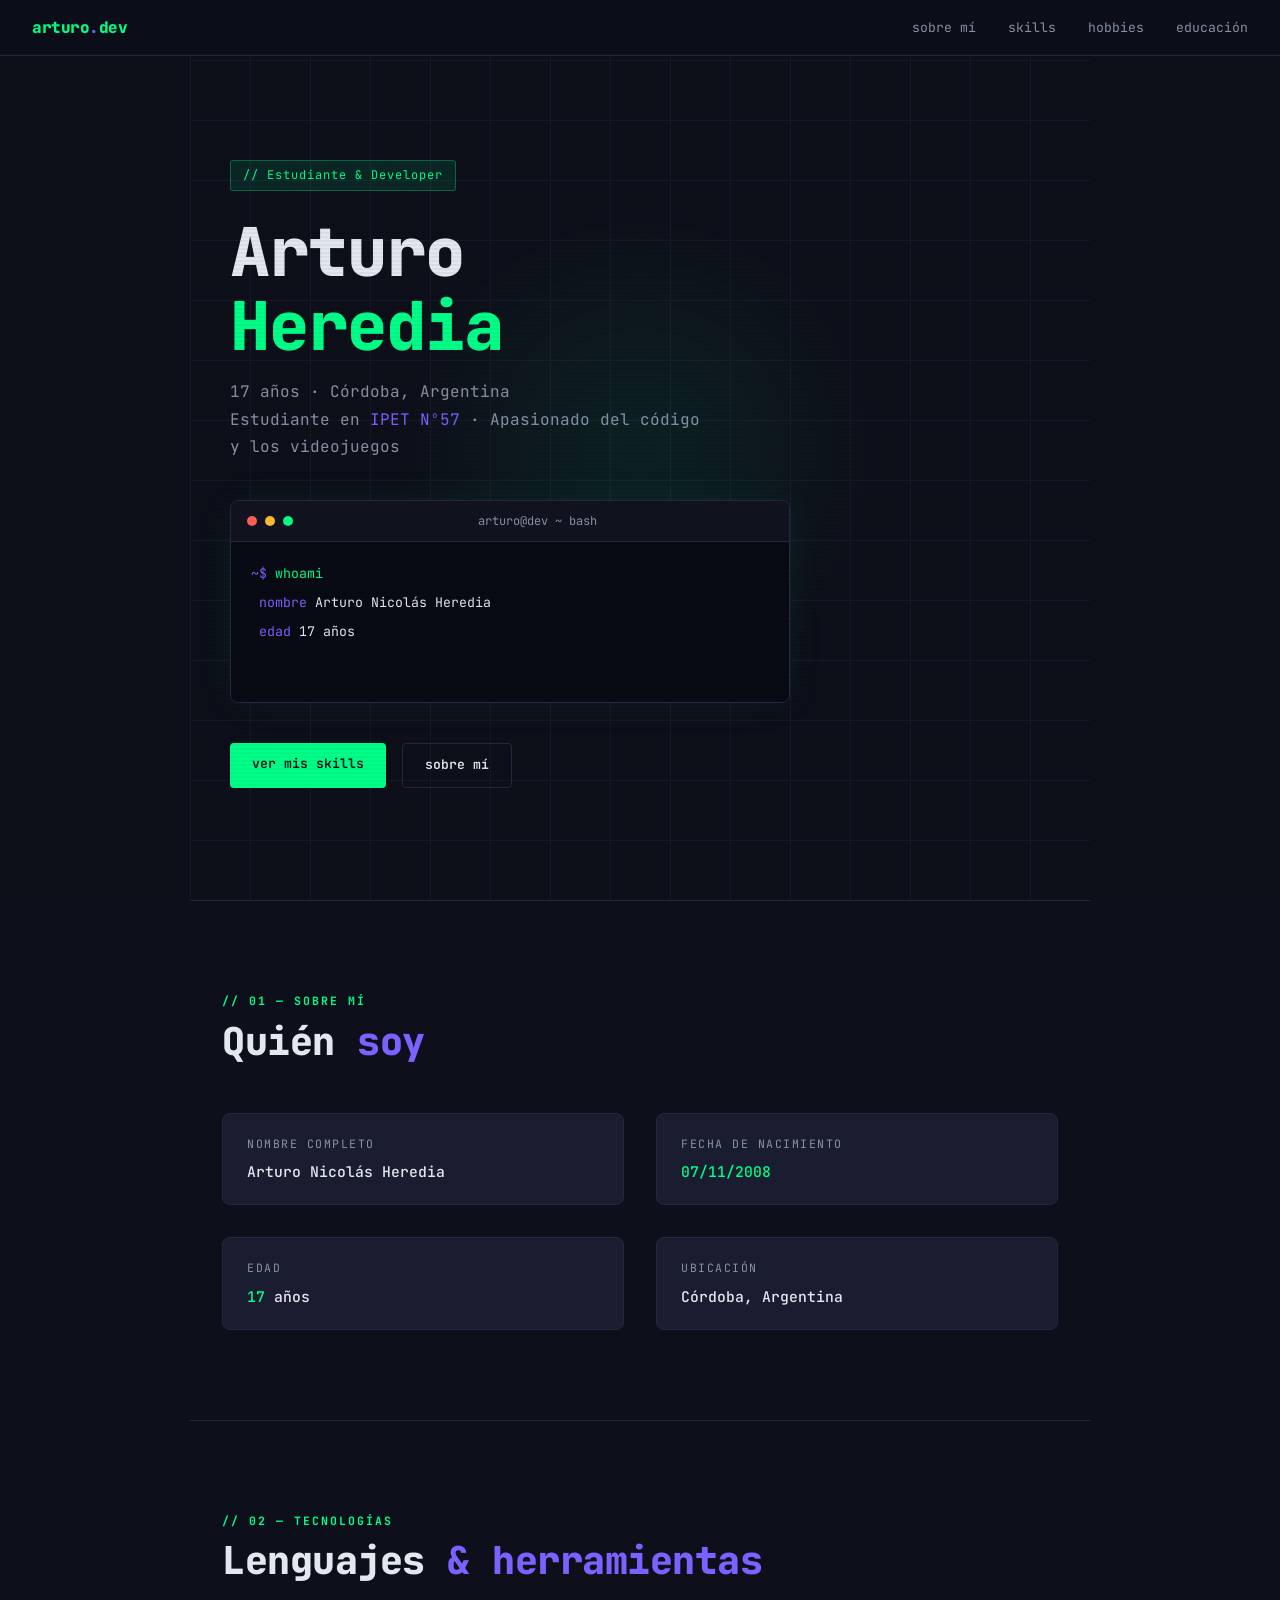
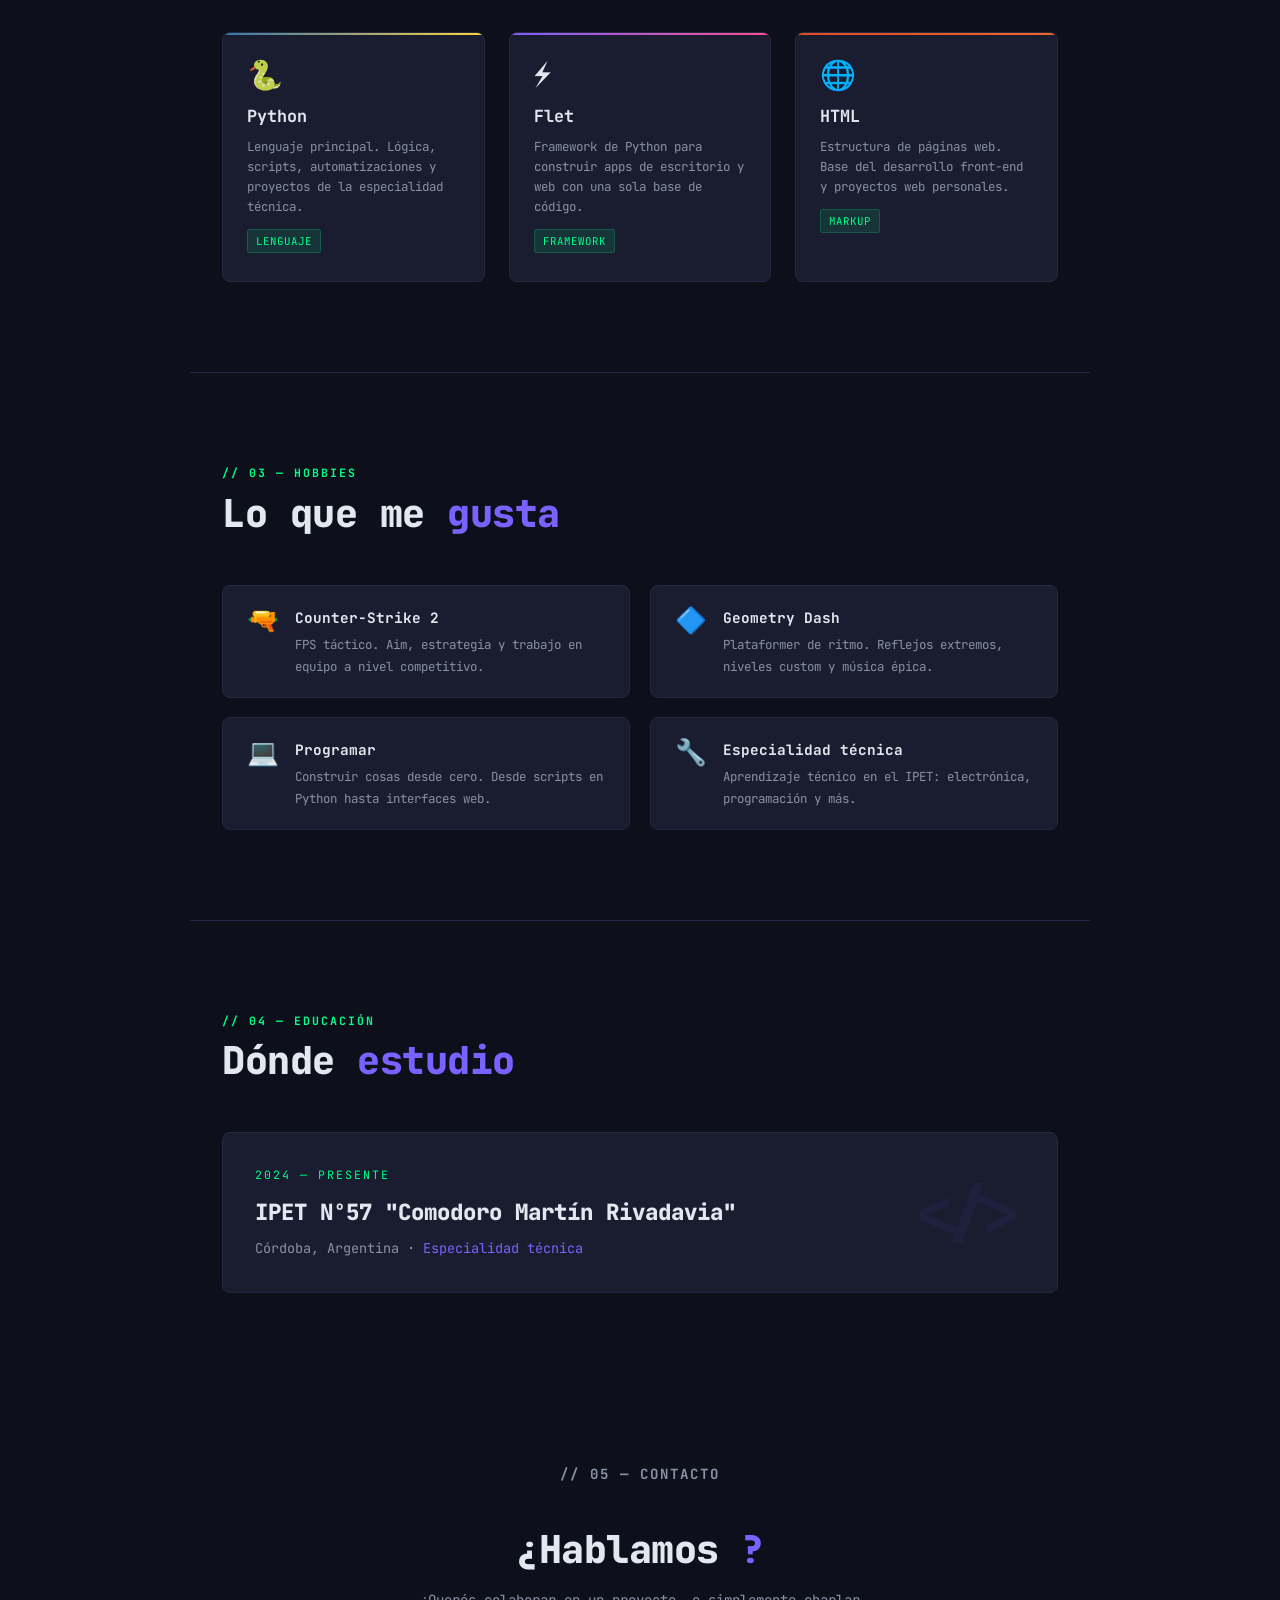
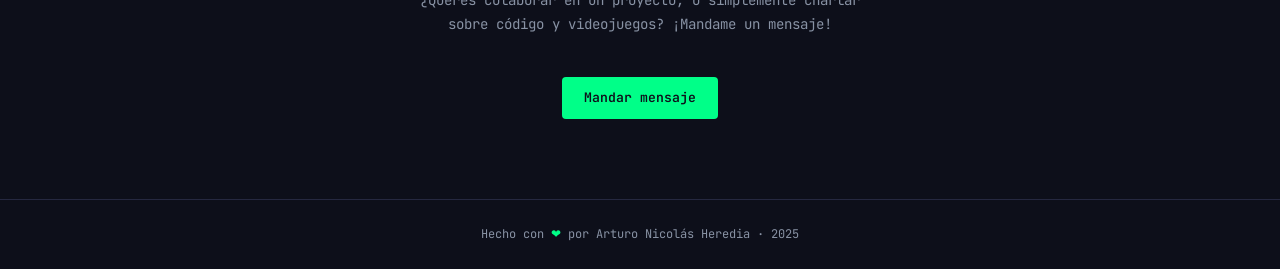
<file: files/index.html>
<!DOCTYPE html>
<html lang="es">
<head>
  <meta charset="UTF-8" />
  <meta name="viewport" content="width=device-width, initial-scale=1.0"/>
  <title>Arturo Heredia — Portfolio</title>
  <link href="https://fonts.googleapis.com/css2?family=JetBrains+Mono:wght@300;400;500;700;800&display=swap" rel="stylesheet"/>
  <link rel="stylesheet" href="style.css"/>
</head>
<body>

  <!-- ── NAV ── -->
  <nav>
    <div class="nav-logo">arturo<span>.</span>dev</div>
    <ul class="nav-links">
      <li><a href="#about">sobre mí</a></li>
      <li><a href="#skills">skills</a></li>
      <li><a href="#hobbies">hobbies</a></li>
      <li><a href="#education">educación</a></li>
    </ul>
  </nav>

  <!-- ── HERO ── -->
  <section id="hero">
    <div class="hero-grid"></div>
    <div class="hero-glow"></div>
    <div class="hero-content">

      <div class="hero-tag">// Estudiante &amp; Developer</div>

      <h1 class="hero-name">
        Arturo<br/>
        <span class="highlight">Heredia</span>
      </h1>

      <p class="hero-subtitle">
        17 años · Córdoba, Argentina<br/>
        Estudiante en <span>IPET Nº57</span> · Apasionado del código y los videojuegos
      </p>

      <!-- Terminal animada -->
      <div class="terminal" id="terminal">
        <div class="terminal-bar">
          <div class="dot dot-r"></div>
          <div class="dot dot-y"></div>
          <div class="dot dot-g"></div>
          <span class="terminal-title">arturo@dev ~ bash</span>
        </div>
        <div class="terminal-body" id="terminal-body">
          <div class="t-line">
            <span class="t-prompt">~$</span>
            <span class="t-cmd" id="typing-cmd"></span>
            <span class="t-cursor" id="cursor"></span>
          </div>
          <div id="terminal-output"></div>
        </div>
      </div>

      <div class="cta-row">
        <a href="#skills" class="btn btn-primary">ver mis skills</a>
        <a href="#about"  class="btn btn-ghost">sobre mí</a>
      </div>

    </div>
  </section>

  <hr class="divider"/>

  <!-- ── SOBRE MÍ ── -->
  <section id="about">
    <p class="section-label">// 01 — Sobre mí</p>
    <h2 class="section-title">Quién <span>soy</span></h2>
    <div class="about-grid fade-in">
      <div class="info-card">
        <div class="label">Nombre completo</div>
        <div class="value">Arturo Nicolás Heredia</div>
      </div>
      <div class="info-card">
        <div class="label">Fecha de nacimiento</div>
        <div class="value"><span class="accent">07/11/2008</span></div>
      </div>
      <div class="info-card">
        <div class="label">Edad</div>
        <div class="value"><span class="accent">17</span> años</div>
      </div>
      <div class="info-card">
        <div class="label">Ubicación</div>
        <div class="value">Córdoba, Argentina</div>
      </div>
    </div>
  </section>

  <hr class="divider"/>

  <!-- ── SKILLS ── -->
  <section id="skills">
    <p class="section-label">// 02 — Tecnologías</p>
    <h2 class="section-title">Lenguajes <span>&amp; herramientas</span></h2>
    <div class="skills-grid fade-in">

      <div class="skill-card python">
        <div class="skill-icon">🐍</div>
        <div class="skill-name">Python</div>
        <div class="skill-desc">Lenguaje principal. Lógica, scripts, automatizaciones y proyectos de la especialidad técnica.</div>
        <span class="skill-badge">LENGUAJE</span>
      </div>

      <div class="skill-card flet">
        <div class="skill-icon">⚡</div>
        <div class="skill-name">Flet</div>
        <div class="skill-desc">Framework de Python para construir apps de escritorio y web con una sola base de código.</div>
        <span class="skill-badge">FRAMEWORK</span>
      </div>

      <div class="skill-card html">
        <div class="skill-icon">🌐</div>
        <div class="skill-name">HTML</div>
        <div class="skill-desc">Estructura de páginas web. Base del desarrollo front-end y proyectos web personales.</div>
        <span class="skill-badge">MARKUP</span>
      </div>

    </div>
  </section>

  <hr class="divider"/>

  <!-- ── HOBBIES ── -->
  <section id="hobbies">
    <p class="section-label">// 03 — Hobbies</p>
    <h2 class="section-title">Lo que me <span>gusta</span></h2>
    <div class="hobbies-list fade-in">

      <div class="hobby-item">
        <div class="hobby-icon">🔫</div>
        <div>
          <div class="hobby-name">Counter-Strike 2</div>
          <div class="hobby-detail">FPS táctico. Aim, estrategia y trabajo en equipo a nivel competitivo.</div>
        </div>
      </div>

      <div class="hobby-item">
        <div class="hobby-icon">🔷</div>
        <div>
          <div class="hobby-name">Geometry Dash</div>
          <div class="hobby-detail">Plataformer de ritmo. Reflejos extremos, niveles custom y música épica.</div>
        </div>
      </div>

      <div class="hobby-item">
        <div class="hobby-icon">💻</div>
        <div>
          <div class="hobby-name">Programar</div>
          <div class="hobby-detail">Construir cosas desde cero. Desde scripts en Python hasta interfaces web.</div>
        </div>
      </div>

      <div class="hobby-item">
        <div class="hobby-icon">🔧</div>
        <div>
          <div class="hobby-name">Especialidad técnica</div>
          <div class="hobby-detail">Aprendizaje técnico en el IPET: electrónica, programación y más.</div>
        </div>
      </div>

    </div>
  </section>

  <hr class="divider"/>

  <!-- ── EDUCACIÓN ── -->
  <section id="education">
    <p class="section-label">// 04 — Educación</p>
    <h2 class="section-title">Dónde <span>estudio</span></h2>
    <div class="edu-block fade-in">
      <div class="edu-year">2024 — Presente</div>
      <div class="edu-school">IPET Nº57 &quot;Comodoro Martín Rivadavia&quot;</div>
      <div class="edu-location">Córdoba, Argentina · <span>Especialidad técnica</span></div>
    </div>
  </section>

  <!-- ── CONTACTO ── -->
  <section id="contact">
    <p class="section-label">// 05 — Contacto</p>
    <h2 class="section-title">¿Hablamos <span>?</span></h2>
    <p>¿Querés colaborar en un proyecto, o simplemente charlar sobre código y videojuegos? ¡Mandame un mensaje!</p>
    <a href="mailto:arturo@example.com" class="btn btn-primary">Mandar mensaje</a>
  </section>

  <!-- ── FOOTER ── -->
  <footer>
    <p>Hecho con <span>❤</span> por Arturo Nicolás Heredia · 2025</p>
  </footer>

  <script src="main.js"></script>
</body>
</html>
</file>
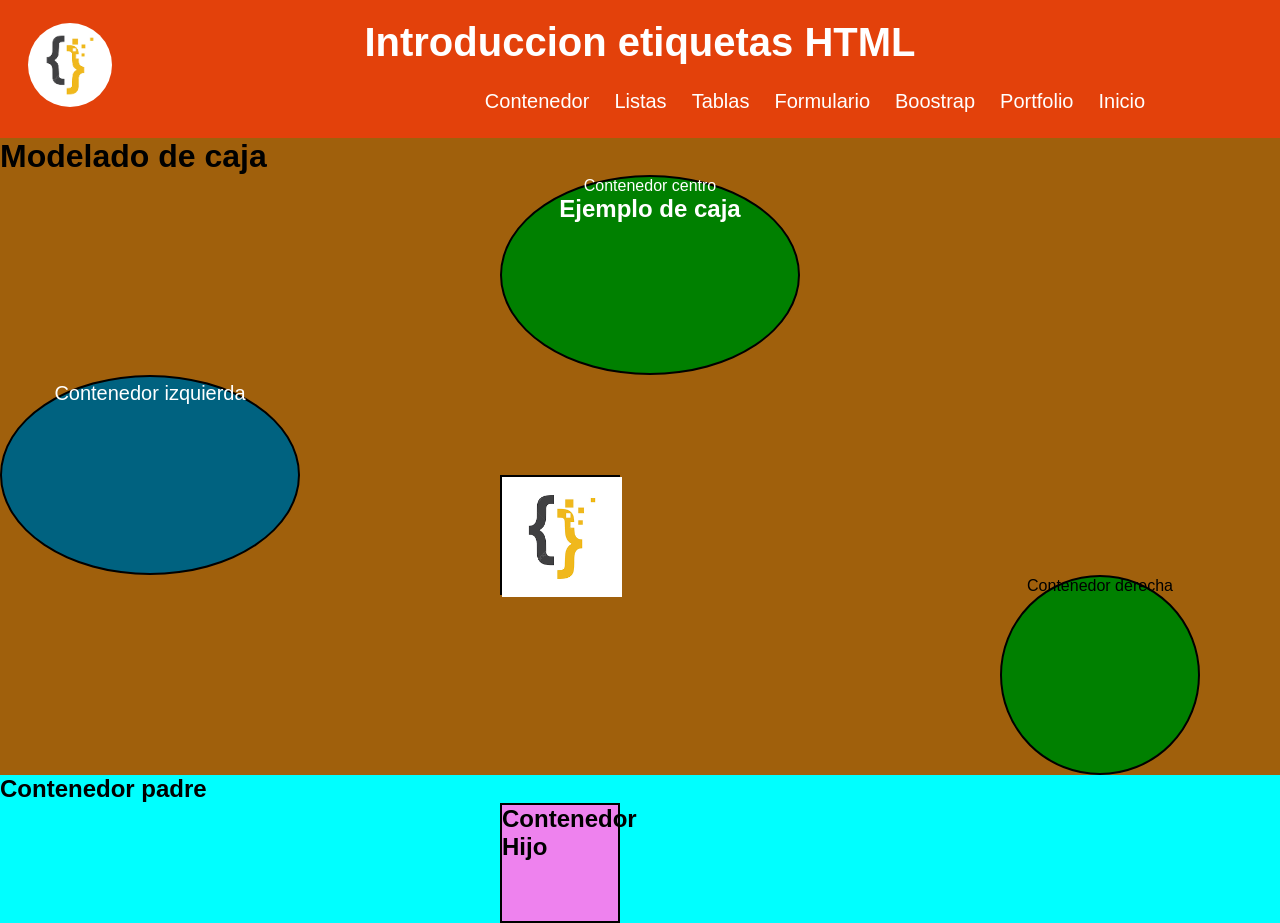
<file: contenedor.html>
<!DOCTYPE html>
<html lang="en">
<head>
    <meta charset="UTF-8">
    <meta name="viewport" content="width=device-width, initial-scale=1.0">
    <title>Contenedor</title>
    <link rel="stylesheet" href="style.css">
    <style>
        .c1{
            background-color:green;
            width: 200px;
            height: 200px;
            border: 2px solid black;
            margin-left: 500px;
            text-align: center;
            border-radius: 50%;
        }
        .c2{
            background-color:rgb(0, 98, 128);
            width: 200px;
            height: 200px;
            border: 2px solid black;
            text-align: center;
            border-radius: 50%;
        }
        .c3{
            background-color:green;
            width: 200px;
            height: 200px;
            border: 2px solid black;
            margin-left: 1000px;
            text-align: center;
            border-radius: 50%;
        }
        .contpadre{
            background-color: aqua;
            position: relative;
        }

        .hijo1{
            background-color: violet;
            width: 120px;
            height: 120px;
            border: 2px solid black;
            position: absolute;
            top: -300px;
            left: 500px;
        }

        .hijo2{
            background-color: violet;
            width: 120px;
            height: 120px;
            border: 2px solid black;
            margin-left: 500px;
        }

        img{
            width: 120px;
            height: 120px;
        }

        header{
    background-color: rgb(227, 65, 11);
    position: relative;
    font-size: 30px;
        }

        header h1{
    text-align: center;
    color: white;
        }


        header img{
    width: 100px;
    height: 100px;
    border-radius: 50%;
    position: absolute;
    padding: 8px;
    
        }

        nav a{
    text-decoration: none;
    color: white;
    padding: 5px; 
        }

        nav{
    margin-left: 350px;
        }

        /* ========================= */
/* RESPONSIVE TABLET */
/* ========================= */

@media (max-width: 1024px){

    header{
        padding-bottom: 20px;
    }

    header img{
        position: static;
        display: block;
        margin: auto;
    }

    header h1{
        font-size: 28px;
        margin-top: 10px;
    }

    nav{
        margin-left: 0;
        text-align: center;
        margin-top: 20px;
    }

    nav a{
        display: inline-block;
        margin: 5px;
        font-size: 20px;
    }

    ol,
    ul{
        width: 80%;
        font-size: 20px;
    }
}

/* ========================= */
/* RESPONSIVE CELULAR */
/* ========================= */

@media (max-width: 600px){

    header h1{
        font-size: 22px;
    }

    nav a{
        display: block;
        padding: 10px;
        font-size: 18px;
    }

    ol,
    ul{
        width: 90%;
        padding: 15px;
        font-size: 17px;
    }

    li{
        margin: 8px 0;
    }

    hr{
        width: 90%;
    }

    header img{
        width: 80px;
        height: 80px;
    }
}
    </style>
</head>
<body>
    <header>
        <img src="./img/images.png" alt="">
        <h1>Introduccion etiquetas HTML</h1>
        <nav>
            <a href="contenedor.html">Contenedor</a>
            <a href="lista.html">Listas</a>
            <a href="tabla.html">Tablas</a>
            <a href="formulario.html">Formulario</a>
            <a href="boostrap.html">Boostrap</a>
            <a href="portfolio.html">Portfolio</a>
            <a href="index.html">Inicio</a>
        </nav>
    </header>
    <h1>Modelado de caja</h1>

    <div class="c1">
        <p>Contenedor centro</p>
        <h2>Ejemplo de caja</h2>
    </div>
    <div class="c2">
        <p>Contenedor izquierda</p>
    </div>
    <div class="c3">
        <p>Contenedor derecha</p>
    </div>
    <div class="contpadre">
        <h2>Contenedor padre</h2>
        <div class="hijo1">
            <img src="./img/images.png" alt="">
        </div>
        <div class="hijo2">
            <h2>Contenedor Hijo </h2>
        </div>
    </div>
</body>
</html>
</file>
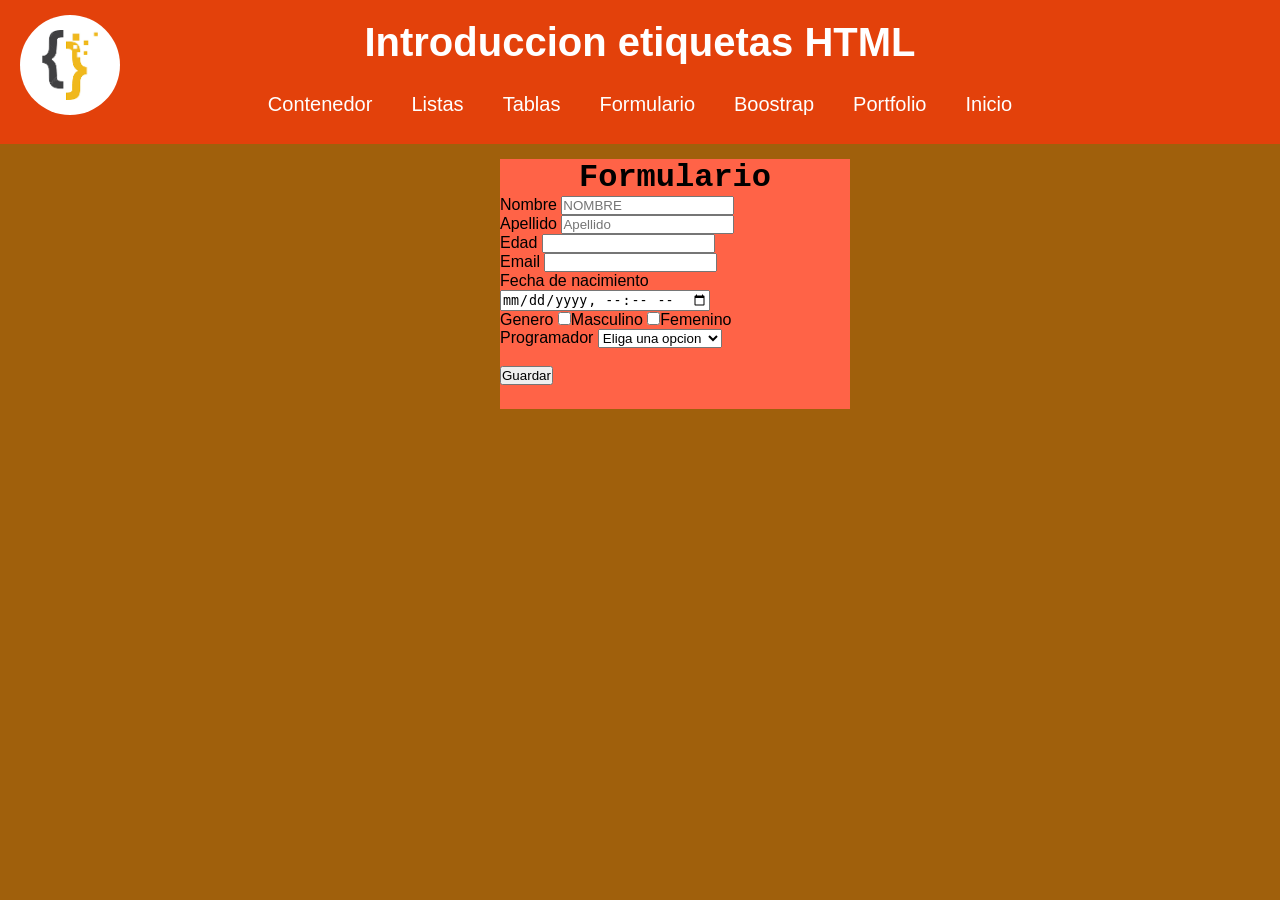
<file: formulario.html>
<!DOCTYPE html>
<html lang="en">
<head>
    <meta charset="UTF-8">
    <meta name="viewport" content="width=device-width, initial-scale=1.0">
    <title>Formulario</title>
    <link rel="stylesheet" href="style.css">
</head>
<body>
    <header>
        <img src="./img/images.png" alt="">
        <h1>Introduccion etiquetas HTML</h1>
        <nav>
            <a href="contenedor.html">Contenedor</a>
            <a href="lista.html">Listas</a>
            <a href="tabla.html">Tablas</a>
            <a href="formulario.html">Formulario</a>
            <a href="boostrap.html">Boostrap</a>
            <a href="portfolio.html">Portfolio</a>
            <a href="index.html">Inicio</a>
            <style>
                form{
                    background-color: tomato;
                    margin-left: 500px;
                    width: 350px;
                    height: 250px;
                    margin-top: 15px;
                }

                form h1{
                    color: rgb(0, 0, 0);
                    text-align: center;
                    font-family:'Courier New', Courier, monospace
                }

                form label{
                    color: rgb(0, 0, 0);
                }

                form button{
                    background-color: salmon;
                    color: white;
                    font-size: 20px;
                    margin-left: 100px;
                    padding:5px;
                }
                /* ========================= */
/* RESPONSIVE TABLET */
/* ========================= */

@media (max-width: 1024px){

    header{
        padding-bottom: 20px;
    }

    header img{
        position: static;
        display: block;
        margin: auto;
    }

    header h1{
        font-size: 28px;
        margin-top: 10px;
    }

    nav{
        margin-left: 0;
        text-align: center;
        margin-top: 20px;
    }

    nav a{
        display: inline-block;
        margin: 5px;
        font-size: 20px;
    }

    ol,
    ul{
        width: 80%;
        font-size: 20px;
    }
}

/* ========================= */
/* RESPONSIVE CELULAR */
/* ========================= */

@media (max-width: 600px){

    header h1{
        font-size: 22px;
    }

    nav a{
        display: block;
        padding: 10px;
        font-size: 18px;
    }

    ol,
    ul{
        width: 90%;
        padding: 15px;
        font-size: 17px;
    }

    li{
        margin: 8px 0;
    }

    hr{
        width: 90%;
    }

    header img{
        width: 80px;
        height: 80px;
    }
}
            </style>
        </nav>
    </header>
    
    <form>
        <h1>Formulario </h1>
        <label for="">Nombre</label>
        <input type="text" id="nombre" placeholder="NOMBRE"><br>
        <label for="">Apellido</label>
        <input type="text" id="apellido" placeholder="Apellido"><br>
        <label for="">Edad</label>
        <input type="text" id="edad"><br>
        <label for="">Email</label>
        <input type="email" name="" id="email"><br>
        <label for="">Fecha de nacimiento</label>
        <input type="datetime-local" name="" id="fecha"><br>
        <label for="">Genero</label>
        <input type="checkbox" name="" id="hombre">Masculino
        <input type="checkbox" name="" id="mujer">Femenino
        <br>
        <label for="">Programador</label>
        <select name="" id="opcion">
            <option value="">Eliga una opcion</option>
            <option value="Des Frontend">Des FRONTEND</option>
            <option value="Des backend">Des BACKEND</option>
            <option value="LIDER">Lider de equipo</option>
            <option value="SENIOR PYTHON">Senior PYTHON</option>
        </select><br><br>
        <input type="button" value="Guardar" onclick="guardar()">
        
    </form>
    <br><br>
    
    <section class="mensaje" id="mensaje">

    </section>

</body>
</html>

<script>
function guardar(){
    let nombre= document.getElementById("nombre").value;
    let apellido= document.getElementById("apellido").value;
    let edad= document.getElementById("edad").value;
    let email= document.getElementById("email").value;
    let fecha= document.getElementById("fecha").value;
    let opcion= document.getElementById("opcion").value;
    document.getElementById("mensaje").innerHTML = 
    "Bienvenido"+ nombre + apellido + "<br/> " + edad + "<br/>" + email 
    + "<br/>" + fecha + "<br/>" + opcion;
}
</script>
</file>
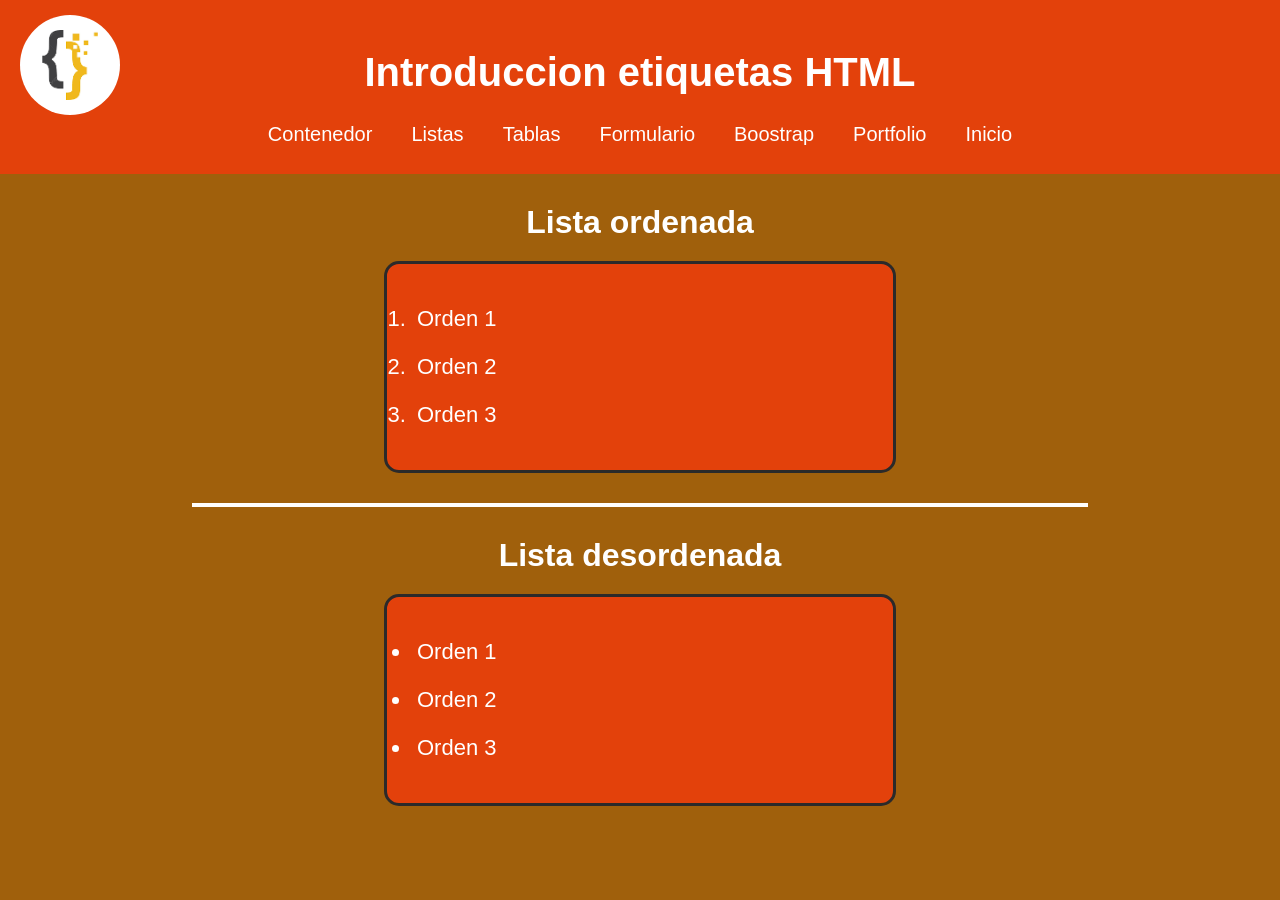
<file: lista.html>
<!DOCTYPE html>
<html lang="en">
<head>
    <meta charset="UTF-8">
    <meta name="viewport" content="width=device-width, initial-scale=1.0">
    <title>Listas</title>

    <style>

        /* RESET */
        *{
            margin: 0;
            padding: 0;
            box-sizing: border-box;
        }

        /* BODY */
        body{
            background-color: rgb(160, 96, 12);
            font-family: Arial, Helvetica, sans-serif;
        }

        /* HEADER */
        header{
            background-color: rgb(227, 65, 11);
            padding: 20px;
            position: relative;
        }

        header h1{
            text-align: center;
            color: white;
            font-size: 40px;
            margin-bottom: 20px;
        }

        /* IMAGEN */
        header img{
            width: 100px;
            height: 100px;
            border-radius: 50%;
            position: absolute;
            left: 20px;
            top: 15px;
        }

        /* NAV */
        nav{
            display: flex;
            justify-content: center;
            flex-wrap: wrap;
            gap: 15px;
            margin-top: 10px;
        }

        nav a{
            text-decoration: none;
            color: white;
            padding: 8px 12px;
            transition: 0.3s;
            font-size: 20px;
        }

        nav a:hover{
            color: black;
        }

        /* TITULOS */
        body h1{
            color: white;
            text-align: center;
            margin-top: 30px;
        }

        /* LISTAS */
        ol,
        ul{
            background-color: rgb(227, 65, 11);
            width: 40%;
            margin: 20px auto;
            padding: 25px;
            border-radius: 15px;
            border: 3px solid rgb(43, 42, 42);
            color: white;
            font-size: 22px;
        }

        /* ITEMS */
        li{
            margin: 12px 0;
            padding: 5px;
        }

        /* LINEA */
        hr{
            border: 2px solid white;
            width: 70%;
            margin: 30px auto;
        }

        /* ---------------- RESPONSIVE ---------------- */

        /* TABLET */
        @media (max-width: 900px){

            header img{
                position: static;
                display: block;
                margin: auto;
            }

            header h1{
                font-size: 32px;
                margin-top: 15px;
            }

            nav{
                margin-top: 20px;
            }

            ol,
            ul{
                width: 70%;
                font-size: 20px;
            }
        }

        /* CELULAR */
        @media (max-width: 600px){

            header{
                text-align: center;
            }

            header h1{
                font-size: 26px;
            }

            nav{
                flex-direction: column;
                align-items: center;
                gap: 10px;
            }

            nav a{
                font-size: 18px;
            }

            ol,
            ul{
                width: 90%;
                font-size: 18px;
                padding: 20px;
            }

            body h1{
                font-size: 28px;
            }

            hr{
                width: 90%;
            }
        }

    </style>
</head>

<body>

    <header>
        <img src="./img/images.png" alt="">

        <h1>Introduccion etiquetas HTML</h1>

        <nav>
            <a href="contenedor.html">Contenedor</a>
            <a href="lista.html">Listas</a>
            <a href="tabla.html">Tablas</a>
            <a href="formulario.html">Formulario</a>
            <a href="boostrap.html">Boostrap</a>
            <a href="portfolio.html">Portfolio</a>
            <a href="index.html">Inicio</a>
        </nav>
    </header>

    <h1>Lista ordenada</h1>

    <ol>
        <li>Orden 1</li>
        <li>Orden 2</li>
        <li>Orden 3</li>
    </ol>

    <hr>

    <h1>Lista desordenada</h1>

    <ul>
        <li>Orden 1</li>
        <li>Orden 2</li>
        <li>Orden 3</li>
    </ul>

</body>
</html>
</file>
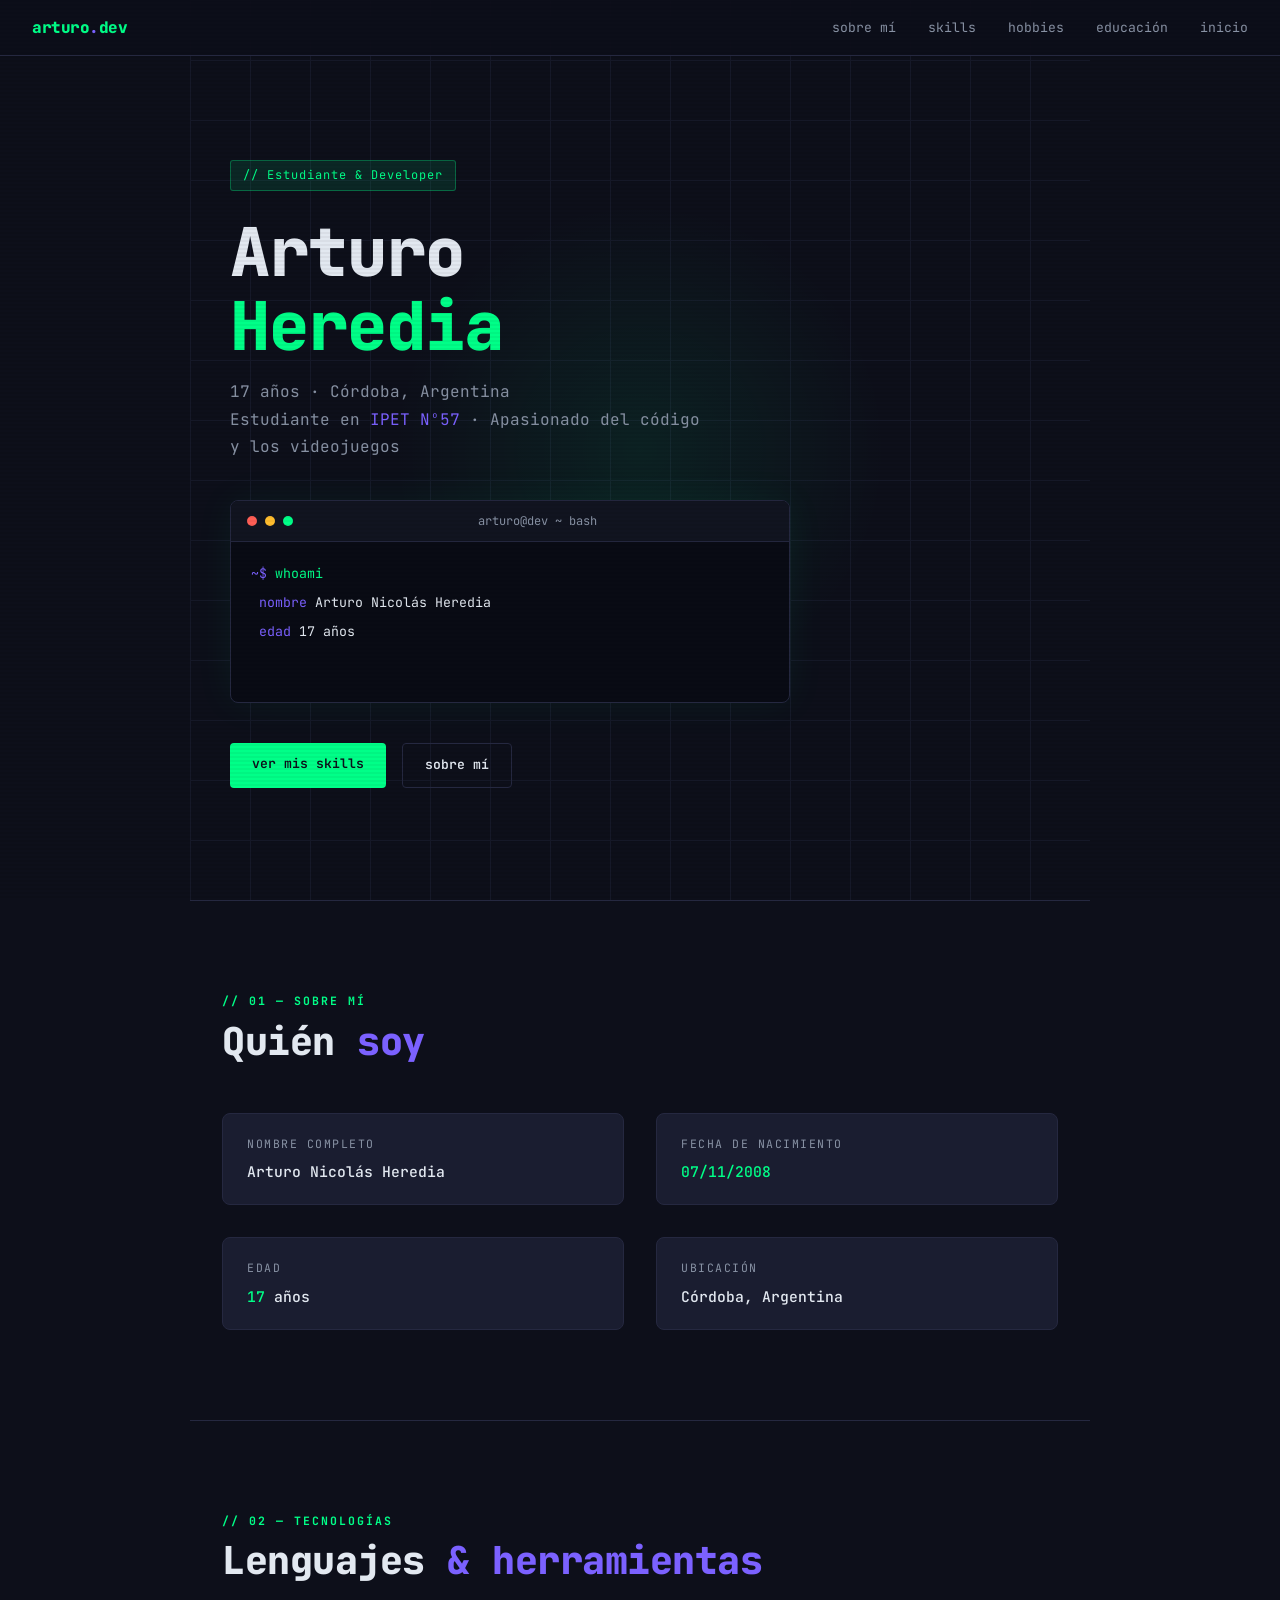
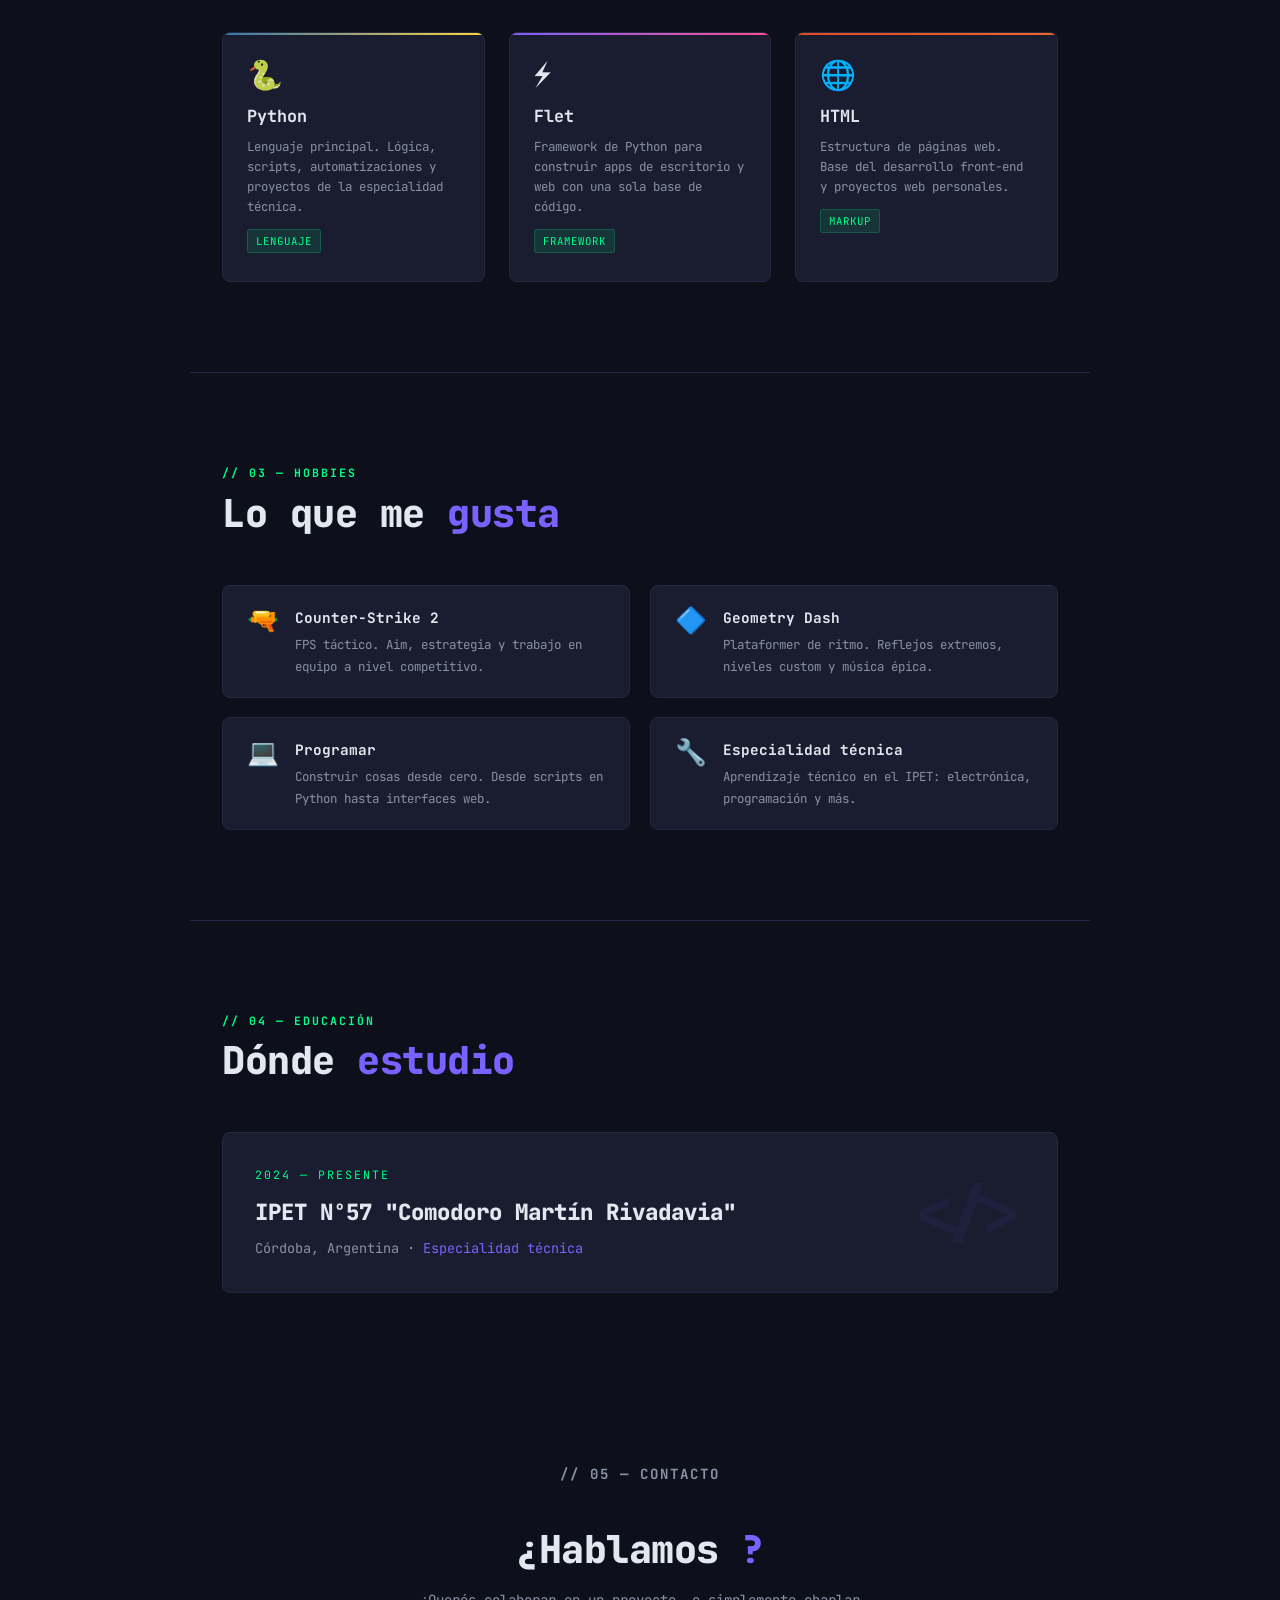
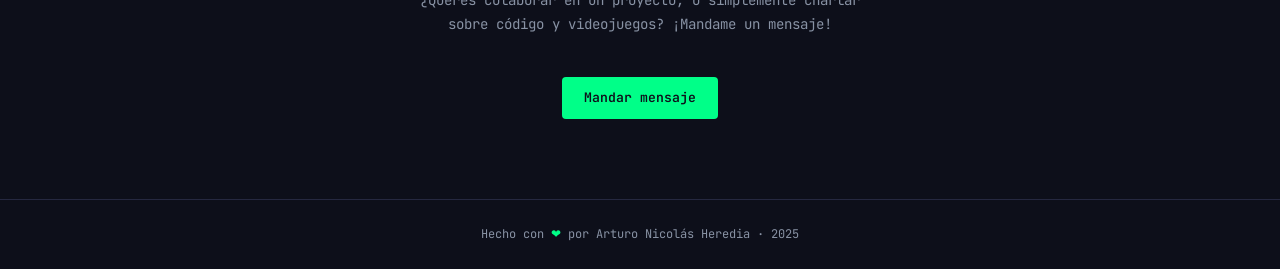
<file: portfolio.html>
<!DOCTYPE html>
<html lang="es">
<head>
  <meta charset="UTF-8" />
  <meta name="viewport" content="width=device-width, initial-scale=1.0"/>
  <title>Arturo Heredia — Portfolio</title>
  <link href="https://fonts.googleapis.com/css2?family=JetBrains+Mono:wght@300;400;500;700;800&display=swap" rel="stylesheet"/>
  <link rel="stylesheet" href="style_portafolio.css"/>
</head>
<body>

  <!-- ── NAV ── -->
  <nav>
    <div class="nav-logo">arturo<span>.</span>dev</div>
    <ul class="nav-links">
      <li><a href="#about">sobre mí</a></li>
      <li><a href="#skills">skills</a></li>
      <li><a href="#hobbies">hobbies</a></li>
      <li><a href="#education">educación</a></li>
      <li><a href="index.html">inicio</a></li>
    </ul>
  </nav>

  <!-- ── HERO ── -->
  <section id="hero">
    <div class="hero-grid"></div>
    <div class="hero-glow"></div>
    <div class="hero-content">

      <div class="hero-tag">// Estudiante &amp; Developer</div>

      <h1 class="hero-name">
        Arturo<br/>
        <span class="highlight">Heredia</span>
      </h1>

      <p class="hero-subtitle">
        17 años · Córdoba, Argentina<br/>
        Estudiante en <span>IPET Nº57</span> · Apasionado del código y los videojuegos
      </p>

      <!-- Terminal animada -->
      <div class="terminal" id="terminal">
        <div class="terminal-bar">
          <div class="dot dot-r"></div>
          <div class="dot dot-y"></div>
          <div class="dot dot-g"></div>
          <span class="terminal-title">arturo@dev ~ bash</span>
        </div>
        <div class="terminal-body" id="terminal-body">
          <div class="t-line">
            <span class="t-prompt">~$</span>
            <span class="t-cmd" id="typing-cmd"></span>
            <span class="t-cursor" id="cursor"></span>
          </div>
          <div id="terminal-output"></div>
        </div>
      </div>

      <div class="cta-row">
        <a href="#skills" class="btn btn-primary">ver mis skills</a>
        <a href="#about"  class="btn btn-ghost">sobre mí</a>
      </div>

    </div>
  </section>

  <hr class="divider"/>

  <!-- ── SOBRE MÍ ── -->
  <section id="about">
    <p class="section-label">// 01 — Sobre mí</p>
    <h2 class="section-title">Quién <span>soy</span></h2>
    <div class="about-grid fade-in">
      <div class="info-card">
        <div class="label">Nombre completo</div>
        <div class="value">Arturo Nicolás Heredia</div>
      </div>
      <div class="info-card">
        <div class="label">Fecha de nacimiento</div>
        <div class="value"><span class="accent">07/11/2008</span></div>
      </div>
      <div class="info-card">
        <div class="label">Edad</div>
        <div class="value"><span class="accent">17</span> años</div>
      </div>
      <div class="info-card">
        <div class="label">Ubicación</div>
        <div class="value">Córdoba, Argentina</div>
      </div>
    </div>
  </section>

  <hr class="divider"/>

  <!-- ── SKILLS ── -->
  <section id="skills">
    <p class="section-label">// 02 — Tecnologías</p>
    <h2 class="section-title">Lenguajes <span>&amp; herramientas</span></h2>
    <div class="skills-grid fade-in">

      <div class="skill-card python">
        <div class="skill-icon">🐍</div>
        <div class="skill-name">Python</div>
        <div class="skill-desc">Lenguaje principal. Lógica, scripts, automatizaciones y proyectos de la especialidad técnica.</div>
        <span class="skill-badge">LENGUAJE</span>
      </div>

      <div class="skill-card flet">
        <div class="skill-icon">⚡</div>
        <div class="skill-name">Flet</div>
        <div class="skill-desc">Framework de Python para construir apps de escritorio y web con una sola base de código.</div>
        <span class="skill-badge">FRAMEWORK</span>
      </div>

      <div class="skill-card html">
        <div class="skill-icon">🌐</div>
        <div class="skill-name">HTML</div>
        <div class="skill-desc">Estructura de páginas web. Base del desarrollo front-end y proyectos web personales.</div>
        <span class="skill-badge">MARKUP</span>
      </div>

    </div>
  </section>

  <hr class="divider"/>

  <!-- ── HOBBIES ── -->
  <section id="hobbies">
    <p class="section-label">// 03 — Hobbies</p>
    <h2 class="section-title">Lo que me <span>gusta</span></h2>
    <div class="hobbies-list fade-in">

      <div class="hobby-item">
        <div class="hobby-icon">🔫</div>
        <div>
          <div class="hobby-name">Counter-Strike 2</div>
          <div class="hobby-detail">FPS táctico. Aim, estrategia y trabajo en equipo a nivel competitivo.</div>
        </div>
      </div>

      <div class="hobby-item">
        <div class="hobby-icon">🔷</div>
        <div>
          <div class="hobby-name">Geometry Dash</div>
          <div class="hobby-detail">Plataformer de ritmo. Reflejos extremos, niveles custom y música épica.</div>
        </div>
      </div>

      <div class="hobby-item">
        <div class="hobby-icon">💻</div>
        <div>
          <div class="hobby-name">Programar</div>
          <div class="hobby-detail">Construir cosas desde cero. Desde scripts en Python hasta interfaces web.</div>
        </div>
      </div>

      <div class="hobby-item">
        <div class="hobby-icon">🔧</div>
        <div>
          <div class="hobby-name">Especialidad técnica</div>
          <div class="hobby-detail">Aprendizaje técnico en el IPET: electrónica, programación y más.</div>
        </div>
      </div>

    </div>
  </section>

  <hr class="divider"/>

  <!-- ── EDUCACIÓN ── -->
  <section id="education">
    <p class="section-label">// 04 — Educación</p>
    <h2 class="section-title">Dónde <span>estudio</span></h2>
    <div class="edu-block fade-in">
      <div class="edu-year">2024 — Presente</div>
      <div class="edu-school">IPET Nº57 &quot;Comodoro Martín Rivadavia&quot;</div>
      <div class="edu-location">Córdoba, Argentina · <span>Especialidad técnica</span></div>
    </div>
  </section>

  <!-- ── CONTACTO ── -->
  <section id="contact">
    <p class="section-label">// 05 — Contacto</p>
    <h2 class="section-title">¿Hablamos <span>?</span></h2>
    <p>¿Querés colaborar en un proyecto, o simplemente charlar sobre código y videojuegos? ¡Mandame un mensaje!</p>
    <a href="mailto:arturo@example.com" class="btn btn-primary">Mandar mensaje</a>
  </section>

  <!-- ── FOOTER ── -->
  <footer>
    <p>Hecho con <span>❤</span> por Arturo Nicolás Heredia · 2025</p>
  </footer>

  <script src="main.js"></script>
</body>
</html>
</file>
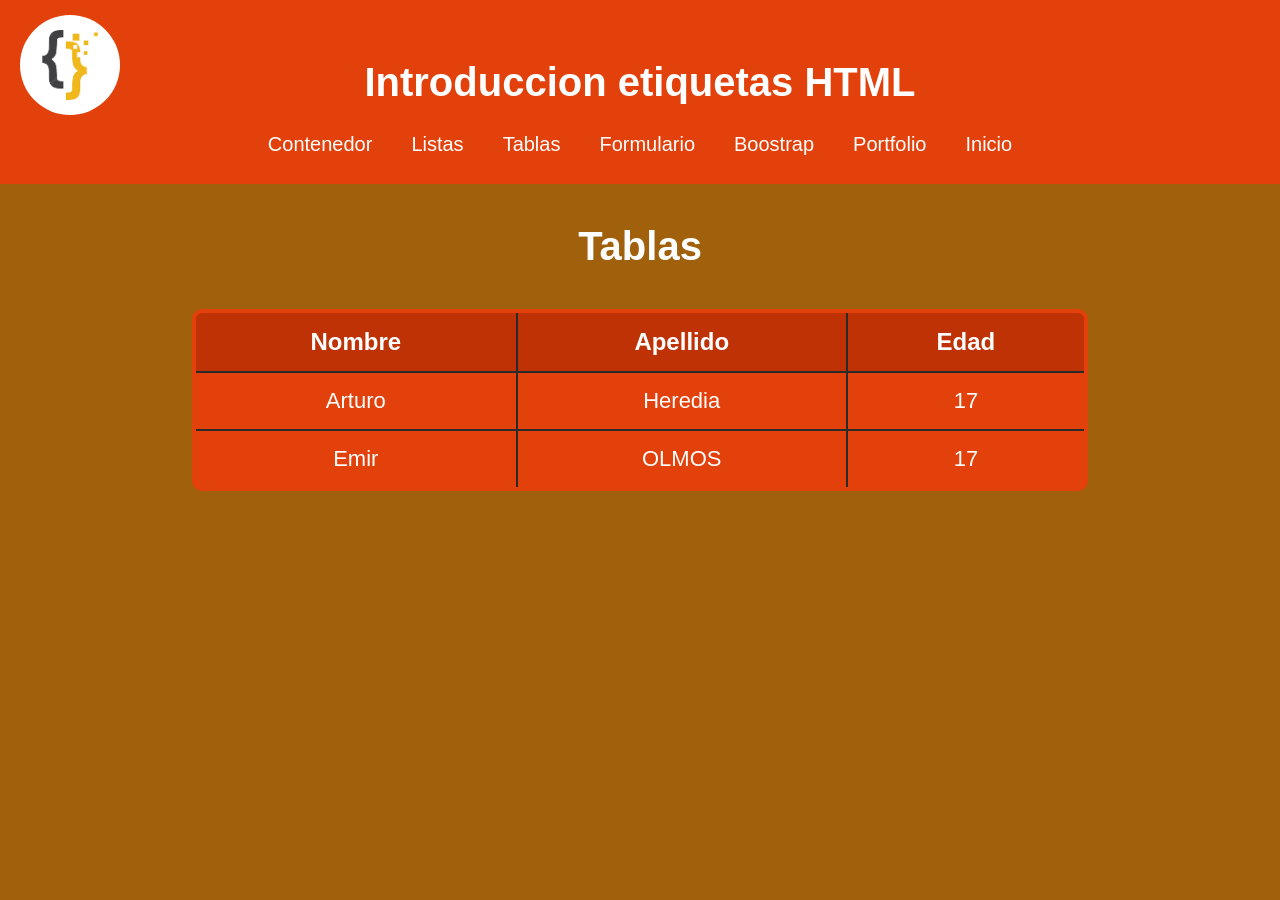
<file: tabla.html>
<!DOCTYPE html>
<html lang="en">
<head>
    <meta charset="UTF-8">
    <meta name="viewport" content="width=device-width, initial-scale=1.0">
    <title>Tablas</title>

    <style>

        /* RESET */
        *{
            margin: 0;
            padding: 0;
            box-sizing: border-box;
        }

        /* BODY */
        body{
            background-color: rgb(160, 96, 12);
            font-family: Arial, Helvetica, sans-serif;
        }

        /* HEADER */
        header{
            background-color: rgb(227, 65, 11);
            padding: 20px;
            position: relative;
        }

        header h1{
            text-align: center;
            color: white;
            font-size: 40px;
            margin-bottom: 20px;
        }

        /* IMAGEN */
        header img{
            width: 100px;
            height: 100px;
            border-radius: 50%;
            position: absolute;
            left: 20px;
            top: 15px;
        }

        /* NAV */
        nav{
            display: flex;
            justify-content: center;
            flex-wrap: wrap;
            gap: 15px;
            margin-top: 10px;
        }

        nav a{
            text-decoration: none;
            color: white;
            padding: 8px 12px;
            transition: 0.3s;
            font-size: 20px;
        }

        nav a:hover{
            color: black;
        }

        /* TITULO */
        body h1{
            color: white;
            text-align: center;
            margin-top: 40px;
            font-size: 40px;
        }

        /* TABLA */
        table{
            width: 70%;
            margin: 40px auto;
            border-collapse: collapse;
            background-color: rgb(227, 65, 11);
            color: white;
            border: 4px solid rgb(43, 42, 42);
            border-radius: 10px;
            overflow: hidden;
            font-size: 22px;
        }

        /* CELDAS */
        th,
        td{
            border: 2px solid rgb(43, 42, 42);
            padding: 15px;
            text-align: center;
        }

        /* ENCABEZADOS */
        tr:first-child{
            background-color: rgb(190, 50, 5);
            font-size: 24px;
        }

        /* EFECTO HOVER */
        tr:hover{
            background-color: rgb(255, 120, 60);
            transition: 0.3s;
        }

        /* ---------------- RESPONSIVE ---------------- */

        /* TABLET */
        @media (max-width: 900px){

            header img{
                position: static;
                display: block;
                margin: auto;
            }

            header h1{
                font-size: 32px;
                margin-top: 15px;
            }

            nav{
                margin-top: 20px;
            }

            table{
                width: 90%;
                font-size: 18px;
            }

            th,
            td{
                padding: 10px;
            }
        }

        /* CELULAR */
        @media (max-width: 600px){

            header{
                text-align: center;
            }

            header h1{
                font-size: 26px;
            }

            nav{
                flex-direction: column;
                align-items: center;
                gap: 10px;
            }

            nav a{
                font-size: 18px;
            }

            body h1{
                font-size: 30px;
            }

            table{
                width: 95%;
                font-size: 16px;
            }

            th,
            td{
                padding: 8px;
            }
        }

    </style>
</head>

<body>

    <header>
        <img src="./img/images.png" alt="">

        <h1>Introduccion etiquetas HTML</h1>

        <nav>
            <a href="contenedor.html">Contenedor</a>
            <a href="lista.html">Listas</a>
            <a href="tabla.html">Tablas</a>
            <a href="formulario.html">Formulario</a>
            <a href="boostrap.html">Boostrap</a>
            <a href="portfolio.html">Portfolio</a>
            <a href="index.html">Inicio</a>
        </nav>
    </header>

    <h1>Tablas</h1>

    <table>
        <tr>
            <th>Nombre</th>
            <th>Apellido</th>
            <th>Edad</th>
        </tr>

        <tr>
            <td>Arturo</td>
            <td>Heredia</td>
            <td>17</td>
        </tr>

        <tr>
            <td>Emir</td>
            <td>OLMOS</td>
            <td>17</td>
        </tr>
    </table>

</body>
</html>
</file>
<file: files/style.css>
*, *::before, *::after { box-sizing: border-box; margin: 0; padding: 0; }

:root {
  --bg:        #0D0F1A;
  --surface:   #13162A;
  --card:      #1A1D30;
  --border:    #252840;
  --neon:      #00FF88;
  --purple:    #7B61FF;
  --pink:      #FF4D8F;
  --text:      #E2E8F0;
  --muted:     #8892A4;
  --font:      'JetBrains Mono', monospace;
}

html { scroll-behavior: smooth; }

body {
  background: var(--bg);
  color: var(--text);
  font-family: var(--font);
  font-size: 15px;
  line-height: 1.7;
  overflow-x: hidden;
}

/* Scanline overlay */
body::before {
  content: '';
  position: fixed; inset: 0;
  background: repeating-linear-gradient(
    0deg,
    transparent,
    transparent 2px,
    rgba(0,0,0,0.04) 2px,
    rgba(0,0,0,0.04) 4px
  );
  pointer-events: none;
  z-index: 9999;
}

/* ── NAV ── */
nav {
  position: fixed; top: 0; left: 0; right: 0;
  z-index: 100;
  background: rgba(13,15,26,0.85);
  backdrop-filter: blur(12px);
  border-bottom: 1px solid var(--border);
  padding: 0 2rem;
  display: flex; align-items: center; justify-content: space-between;
  height: 56px;
}
.nav-logo {
  color: var(--neon);
  font-weight: 800;
  font-size: 1rem;
  letter-spacing: -0.5px;
}
.nav-logo span { color: var(--purple); }
.nav-links { display: flex; gap: 2rem; list-style: none; }
.nav-links a {
  color: var(--muted);
  text-decoration: none;
  font-size: 0.82rem;
  transition: color .2s;
}
.nav-links a:hover { color: var(--neon); }

/* ── HERO ── */
#hero {
  min-height: 100vh;
  display: flex; align-items: center; justify-content: center;
  position: relative;
  padding: 80px 2rem 2rem;
  overflow: hidden;
}
.hero-grid {
  position: absolute; inset: 0;
  background-image:
    linear-gradient(var(--border) 1px, transparent 1px),
    linear-gradient(90deg, var(--border) 1px, transparent 1px);
  background-size: 60px 60px;
  opacity: 0.4;
}
.hero-glow {
  position: absolute;
  width: 500px; height: 500px;
  border-radius: 50%;
  background: radial-gradient(circle, rgba(0,255,136,0.08) 0%, transparent 70%);
  top: 50%; left: 50%;
  transform: translate(-50%, -50%);
  pointer-events: none;
}
.hero-content {
  position: relative;
  max-width: 820px;
  width: 100%;
}
.hero-tag {
  display: inline-block;
  background: rgba(0,255,136,0.1);
  border: 1px solid rgba(0,255,136,0.3);
  color: var(--neon);
  font-size: 0.75rem;
  padding: 4px 12px;
  border-radius: 3px;
  margin-bottom: 1.5rem;
  letter-spacing: 1px;
}
.hero-name {
  font-size: clamp(2.2rem, 6vw, 4.2rem);
  font-weight: 800;
  line-height: 1.1;
  letter-spacing: -1px;
  margin-bottom: 1rem;
}
.hero-name .highlight { color: var(--neon); }
.hero-subtitle {
  color: var(--muted);
  font-size: 1rem;
  margin-bottom: 2.5rem;
  max-width: 480px;
}
.hero-subtitle span { color: var(--purple); }

/* ── TERMINAL ── */
.terminal {
  background: #090B14;
  border: 1px solid var(--border);
  border-radius: 8px;
  overflow: hidden;
  max-width: 560px;
  box-shadow: 0 0 40px rgba(0,255,136,0.06);
}
.terminal-bar {
  background: #111420;
  padding: 10px 16px;
  display: flex; align-items: center; gap: 8px;
  border-bottom: 1px solid var(--border);
}
.dot { width: 10px; height: 10px; border-radius: 50%; }
.dot-r { background: #FF5F56; }
.dot-y { background: #FFBD2E; }
.dot-g { background: var(--neon); }
.terminal-title { color: var(--muted); font-size: 0.75rem; margin-left: auto; margin-right: auto; }
.terminal-body { padding: 20px; font-size: 0.83rem; min-height: 160px; }
.t-line { margin-bottom: 6px; }
.t-prompt { color: var(--purple); }
.t-cmd { color: var(--neon); }
.t-out { color: var(--muted); padding-left: 1ch; }
.t-out .val { color: var(--text); }
.t-cursor {
  display: inline-block;
  width: 8px; height: 1em;
  background: var(--neon);
  vertical-align: text-bottom;
  animation: blink 1s step-end infinite;
}
@keyframes blink { 50% { opacity: 0; } }

/* ── BOTONES ── */
.cta-row { display: flex; gap: 1rem; flex-wrap: wrap; margin-top: 2.5rem; }
.btn {
  display: inline-block;
  padding: 10px 22px;
  border-radius: 4px;
  font-family: var(--font);
  font-size: 0.82rem;
  font-weight: 600;
  text-decoration: none;
  cursor: pointer;
  border: none;
  transition: all .2s;
}
.btn-primary {
  background: var(--neon);
  color: #0D0F1A;
}
.btn-primary:hover { background: #00e67a; box-shadow: 0 0 20px rgba(0,255,136,0.4); }
.btn-ghost {
  background: transparent;
  color: var(--text);
  border: 1px solid var(--border);
}
.btn-ghost:hover { border-color: var(--neon); color: var(--neon); }

/* ── SECCIONES ── */
section {
  max-width: 900px;
  margin: 0 auto;
  padding: 90px 2rem;
}
.section-label {
  color: var(--neon);
  font-size: 0.72rem;
  font-weight: 700;
  letter-spacing: 2px;
  text-transform: uppercase;
  margin-bottom: 0.5rem;
}
.section-title {
  font-size: clamp(1.6rem, 4vw, 2.4rem);
  font-weight: 800;
  letter-spacing: -0.5px;
  margin-bottom: 3rem;
  line-height: 1.2;
}
.section-title span { color: var(--purple); }

hr.divider {
  border: none;
  border-top: 1px solid var(--border);
  max-width: 900px;
  margin: 0 auto;
}

/* ── SOBRE MÍ ── */
.about-grid {
  display: grid;
  grid-template-columns: 1fr 1fr;
  gap: 2rem;
}
.info-card {
  background: var(--card);
  border: 1px solid var(--border);
  border-radius: 8px;
  padding: 20px 24px;
  transition: border-color .2s, box-shadow .2s;
}
.info-card:hover {
  border-color: rgba(0,255,136,0.3);
  box-shadow: 0 0 20px rgba(0,255,136,0.06);
}
.info-card .label {
  color: var(--muted);
  font-size: 0.72rem;
  letter-spacing: 1.5px;
  text-transform: uppercase;
  margin-bottom: 6px;
}
.info-card .value {
  color: var(--text);
  font-size: 0.92rem;
  font-weight: 500;
}
.info-card .value .accent { color: var(--neon); }

/* ── SKILLS ── */
.skills-grid {
  display: grid;
  grid-template-columns: repeat(3, 1fr);
  gap: 1.5rem;
}
.skill-card {
  background: var(--card);
  border: 1px solid var(--border);
  border-radius: 8px;
  padding: 28px 24px;
  position: relative;
  overflow: hidden;
  transition: border-color .2s, transform .2s;
}
.skill-card::before {
  content: '';
  position: absolute;
  top: 0; left: 0; right: 0;
  height: 2px;
}
.skill-card.python::before { background: linear-gradient(90deg, #3776AB, #FFD43B); }
.skill-card.flet::before   { background: linear-gradient(90deg, #7B61FF, #FF4D8F); }
.skill-card.html::before   { background: linear-gradient(90deg, #E34C26, #F06529); }
.skill-card:hover {
  border-color: rgba(123,97,255,0.4);
  transform: translateY(-2px);
}
.skill-icon {
  font-size: 1.8rem;
  margin-bottom: 12px;
  line-height: 1;
}
.skill-name {
  font-size: 1.05rem;
  font-weight: 700;
  margin-bottom: 6px;
}
.skill-desc {
  color: var(--muted);
  font-size: 0.78rem;
  line-height: 1.6;
}
.skill-badge {
  display: inline-block;
  margin-top: 12px;
  background: rgba(0,255,136,0.1);
  border: 1px solid rgba(0,255,136,0.2);
  color: var(--neon);
  font-size: 0.67rem;
  padding: 2px 8px;
  border-radius: 3px;
  letter-spacing: 1px;
}

/* ── HOBBIES ── */
.hobbies-list {
  display: grid;
  grid-template-columns: repeat(2, 1fr);
  gap: 1.2rem;
}
.hobby-item {
  background: var(--card);
  border: 1px solid var(--border);
  border-radius: 8px;
  padding: 20px 24px;
  display: flex; align-items: flex-start; gap: 16px;
  transition: border-color .2s;
}
.hobby-item:hover { border-color: rgba(123,97,255,0.4); }
.hobby-icon {
  font-size: 1.6rem;
  flex-shrink: 0;
  line-height: 1;
  margin-top: 2px;
}
.hobby-name {
  font-size: 0.9rem;
  font-weight: 700;
  margin-bottom: 4px;
}
.hobby-detail {
  color: var(--muted);
  font-size: 0.78rem;
}

/* ── EDUCACIÓN ── */
.edu-block {
  background: var(--card);
  border: 1px solid var(--border);
  border-radius: 8px;
  padding: 32px;
  position: relative;
  overflow: hidden;
}
.edu-block::after {
  content: '</>';
  position: absolute;
  right: 32px; bottom: 24px;
  font-size: 4rem;
  font-weight: 800;
  color: rgba(123,97,255,0.06);
  pointer-events: none;
}
.edu-year {
  color: var(--neon);
  font-size: 0.72rem;
  letter-spacing: 2px;
  text-transform: uppercase;
  margin-bottom: 8px;
}
.edu-school {
  font-size: 1.4rem;
  font-weight: 800;
  margin-bottom: 6px;
}
.edu-location {
  color: var(--muted);
  font-size: 0.85rem;
}
.edu-location span { color: var(--purple); }

/* ── CONTACTO ── */
#contact {
  text-align: center;
  padding: 80px 2rem;
}
#contact .section-title { margin-bottom: 1rem; }
#contact p {
  color: var(--muted);
  font-size: 0.88rem;
  max-width: 460px;
  margin: 0 auto 2.5rem;
}

/* ── FOOTER ── */
footer {
  border-top: 1px solid var(--border);
  padding: 24px 2rem;
  text-align: center;
  color: var(--muted);
  font-size: 0.75rem;
}
footer span { color: var(--neon); }

/* ── ANIMACIONES ── */
.fade-in { opacity: 0; transform: translateY(20px); transition: opacity .5s, transform .5s; }
.fade-in.visible { opacity: 1; transform: none; }

/* ── RESPONSIVE ── */
@media (max-width: 640px) {
  .about-grid { grid-template-columns: 1fr; }
  .skills-grid { grid-template-columns: 1fr; }
  .hobbies-list { grid-template-columns: 1fr; }
  .hero-name { font-size: 2rem; }
  nav { padding: 0 1rem; }
  .nav-links { gap: 1.2rem; }
}

@media (prefers-reduced-motion: reduce) {
  .fade-in { opacity: 1; transform: none; transition: none; }
  .t-cursor { animation: none; }
}
</file>
<file: style.css>
/* RESET */
*{
    margin: 0;
    padding: 0;
    box-sizing: border-box;
}

/* BODY */
body{
    background-color: rgb(160, 96, 12);
    font-family: Arial, Helvetica, sans-serif;
}

/* HEADER */
header{
    background-color: rgb(227, 65, 11);
    position: relative;
    padding: 20px;
}

header h1{
    text-align: center;
    color: white;
    font-size: 40px;
    margin-bottom: 20px;
}

/* IMAGEN HEADER */
header img{
    width: 100px;
    height: 100px;
    border-radius: 50%;
    position: absolute;
    left: 20px;
    top: 15px;
}

/* NAV */
nav{
    display: flex;
    justify-content: center;
    flex-wrap: wrap;
    gap: 15px;
    margin-top: 10px;
}

nav a{
    text-decoration: none;
    color: white;
    padding: 8px 12px;
    transition: 0.3s;
    font-size: 20px;
}

nav a:hover{
    color: black;
}

/* MAIN */
main{
    display: flex;
    justify-content: center;
    align-items: center;
    gap: 30px;
    padding: 40px;
    flex-wrap: wrap;
}

/* CONTENEDOR 1 */
.c1{
    color: white;
    width: 40%;
    min-width: 300px;
    text-align: center;
}

.c1 img{
    width: 250px;
    height: 250px;
    border: 3px solid rgb(43, 42, 42);
    border-radius: 10px;
}

/* CONTENEDOR 2 */
.c2{
    color: white;
    width: 45%;
    min-width: 300px;
    font-size: 20px;
    line-height: 1.6;
}

/* FOOTER */
footer{
    background-color: rgb(227, 65, 11);
    color: white;
    padding: 20px;
    text-align: center;
}

footer img{
    width: 50px;
    height: 50px;
    border-radius: 50%;
    margin-top: 10px;
}

footer p{
    font-size: 20px;
}

.i1{
    margin: 10px auto;
    display: block;
}

/* ---------------- RESPONSIVE ---------------- */

/* TABLET */
@media (max-width: 900px){

    header img{
        position: static;
        display: block;
        margin: auto;
    }

    header h1{
        font-size: 32px;
        margin-top: 15px;
    }

    .c1,
    .c2{
        width: 80%;
        text-align: center;
    }

    .c1 img{
        width: 220px;
        height: 220px;
    }
}

/* CELULAR */
@media (max-width: 600px){

    header{
        text-align: center;
    }

    header h1{
        font-size: 26px;
    }

    nav{
        flex-direction: column;
        align-items: center;
        gap: 10px;
    }

    nav a{
        font-size: 18px;
    }

    main{
        padding: 20px;
    }

    .c1,
    .c2{
        width: 100%;
    }

    .c1 img{
        width: 180px;
        height: 180px;
    }

    .c2{
        font-size: 18px;
    }

    footer p{
        font-size: 18px;
    }
}
</file>
<file: style_portafolio.css>
*, *::before, *::after { box-sizing: border-box; margin: 0; padding: 0; }

:root {
  --bg:        #0D0F1A;
  --surface:   #13162A;
  --card:      #1A1D30;
  --border:    #252840;
  --neon:      #00FF88;
  --purple:    #7B61FF;
  --pink:      #FF4D8F;
  --text:      #E2E8F0;
  --muted:     #8892A4;
  --font:      'JetBrains Mono', monospace;
}

html { scroll-behavior: smooth; }

body {
  background: var(--bg);
  color: var(--text);
  font-family: var(--font);
  font-size: 15px;
  line-height: 1.7;
  overflow-x: hidden;
}

/* Scanline overlay */
body::before {
  content: '';
  position: fixed; inset: 0;
  background: repeating-linear-gradient(
    0deg,
    transparent,
    transparent 2px,
    rgba(0,0,0,0.04) 2px,
    rgba(0,0,0,0.04) 4px
  );
  pointer-events: none;
  z-index: 9999;
}

/* ── NAV ── */
nav {
  position: fixed; top: 0; left: 0; right: 0;
  z-index: 100;
  background: rgba(13,15,26,0.85);
  backdrop-filter: blur(12px);
  border-bottom: 1px solid var(--border);
  padding: 0 2rem;
  display: flex; align-items: center; justify-content: space-between;
  height: 56px;
}
.nav-logo {
  color: var(--neon);
  font-weight: 800;
  font-size: 1rem;
  letter-spacing: -0.5px;
}
.nav-logo span { color: var(--purple); }
.nav-links { display: flex; gap: 2rem; list-style: none; }
.nav-links a {
  color: var(--muted);
  text-decoration: none;
  font-size: 0.82rem;
  transition: color .2s;
}
.nav-links a:hover { color: var(--neon); }

/* ── HERO ── */
#hero {
  min-height: 100vh;
  display: flex; align-items: center; justify-content: center;
  position: relative;
  padding: 80px 2rem 2rem;
  overflow: hidden;
}
.hero-grid {
  position: absolute; inset: 0;
  background-image:
    linear-gradient(var(--border) 1px, transparent 1px),
    linear-gradient(90deg, var(--border) 1px, transparent 1px);
  background-size: 60px 60px;
  opacity: 0.4;
}
.hero-glow {
  position: absolute;
  width: 500px; height: 500px;
  border-radius: 50%;
  background: radial-gradient(circle, rgba(0,255,136,0.08) 0%, transparent 70%);
  top: 50%; left: 50%;
  transform: translate(-50%, -50%);
  pointer-events: none;
}
.hero-content {
  position: relative;
  max-width: 820px;
  width: 100%;
}
.hero-tag {
  display: inline-block;
  background: rgba(0,255,136,0.1);
  border: 1px solid rgba(0,255,136,0.3);
  color: var(--neon);
  font-size: 0.75rem;
  padding: 4px 12px;
  border-radius: 3px;
  margin-bottom: 1.5rem;
  letter-spacing: 1px;
}
.hero-name {
  font-size: clamp(2.2rem, 6vw, 4.2rem);
  font-weight: 800;
  line-height: 1.1;
  letter-spacing: -1px;
  margin-bottom: 1rem;
}
.hero-name .highlight { color: var(--neon); }
.hero-subtitle {
  color: var(--muted);
  font-size: 1rem;
  margin-bottom: 2.5rem;
  max-width: 480px;
}
.hero-subtitle span { color: var(--purple); }

/* ── TERMINAL ── */
.terminal {
  background: #090B14;
  border: 1px solid var(--border);
  border-radius: 8px;
  overflow: hidden;
  max-width: 560px;
  box-shadow: 0 0 40px rgba(0,255,136,0.06);
}
.terminal-bar {
  background: #111420;
  padding: 10px 16px;
  display: flex; align-items: center; gap: 8px;
  border-bottom: 1px solid var(--border);
}
.dot { width: 10px; height: 10px; border-radius: 50%; }
.dot-r { background: #FF5F56; }
.dot-y { background: #FFBD2E; }
.dot-g { background: var(--neon); }
.terminal-title { color: var(--muted); font-size: 0.75rem; margin-left: auto; margin-right: auto; }
.terminal-body { padding: 20px; font-size: 0.83rem; min-height: 160px; }
.t-line { margin-bottom: 6px; }
.t-prompt { color: var(--purple); }
.t-cmd { color: var(--neon); }
.t-out { color: var(--muted); padding-left: 1ch; }
.t-out .val { color: var(--text); }
.t-cursor {
  display: inline-block;
  width: 8px; height: 1em;
  background: var(--neon);
  vertical-align: text-bottom;
  animation: blink 1s step-end infinite;
}
@keyframes blink { 50% { opacity: 0; } }

/* ── BOTONES ── */
.cta-row { display: flex; gap: 1rem; flex-wrap: wrap; margin-top: 2.5rem; }
.btn {
  display: inline-block;
  padding: 10px 22px;
  border-radius: 4px;
  font-family: var(--font);
  font-size: 0.82rem;
  font-weight: 600;
  text-decoration: none;
  cursor: pointer;
  border: none;
  transition: all .2s;
}
.btn-primary {
  background: var(--neon);
  color: #0D0F1A;
}
.btn-primary:hover { background: #00e67a; box-shadow: 0 0 20px rgba(0,255,136,0.4); }
.btn-ghost {
  background: transparent;
  color: var(--text);
  border: 1px solid var(--border);
}
.btn-ghost:hover { border-color: var(--neon); color: var(--neon); }

/* ── SECCIONES ── */
section {
  max-width: 900px;
  margin: 0 auto;
  padding: 90px 2rem;
}
.section-label {
  color: var(--neon);
  font-size: 0.72rem;
  font-weight: 700;
  letter-spacing: 2px;
  text-transform: uppercase;
  margin-bottom: 0.5rem;
}
.section-title {
  font-size: clamp(1.6rem, 4vw, 2.4rem);
  font-weight: 800;
  letter-spacing: -0.5px;
  margin-bottom: 3rem;
  line-height: 1.2;
}
.section-title span { color: var(--purple); }

hr.divider {
  border: none;
  border-top: 1px solid var(--border);
  max-width: 900px;
  margin: 0 auto;
}

/* ── SOBRE MÍ ── */
.about-grid {
  display: grid;
  grid-template-columns: 1fr 1fr;
  gap: 2rem;
}
.info-card {
  background: var(--card);
  border: 1px solid var(--border);
  border-radius: 8px;
  padding: 20px 24px;
  transition: border-color .2s, box-shadow .2s;
}
.info-card:hover {
  border-color: rgba(0,255,136,0.3);
  box-shadow: 0 0 20px rgba(0,255,136,0.06);
}
.info-card .label {
  color: var(--muted);
  font-size: 0.72rem;
  letter-spacing: 1.5px;
  text-transform: uppercase;
  margin-bottom: 6px;
}
.info-card .value {
  color: var(--text);
  font-size: 0.92rem;
  font-weight: 500;
}
.info-card .value .accent { color: var(--neon); }

/* ── SKILLS ── */
.skills-grid {
  display: grid;
  grid-template-columns: repeat(3, 1fr);
  gap: 1.5rem;
}
.skill-card {
  background: var(--card);
  border: 1px solid var(--border);
  border-radius: 8px;
  padding: 28px 24px;
  position: relative;
  overflow: hidden;
  transition: border-color .2s, transform .2s;
}
.skill-card::before {
  content: '';
  position: absolute;
  top: 0; left: 0; right: 0;
  height: 2px;
}
.skill-card.python::before { background: linear-gradient(90deg, #3776AB, #FFD43B); }
.skill-card.flet::before   { background: linear-gradient(90deg, #7B61FF, #FF4D8F); }
.skill-card.html::before   { background: linear-gradient(90deg, #E34C26, #F06529); }
.skill-card:hover {
  border-color: rgba(123,97,255,0.4);
  transform: translateY(-2px);
}
.skill-icon {
  font-size: 1.8rem;
  margin-bottom: 12px;
  line-height: 1;
}
.skill-name {
  font-size: 1.05rem;
  font-weight: 700;
  margin-bottom: 6px;
}
.skill-desc {
  color: var(--muted);
  font-size: 0.78rem;
  line-height: 1.6;
}
.skill-badge {
  display: inline-block;
  margin-top: 12px;
  background: rgba(0,255,136,0.1);
  border: 1px solid rgba(0,255,136,0.2);
  color: var(--neon);
  font-size: 0.67rem;
  padding: 2px 8px;
  border-radius: 3px;
  letter-spacing: 1px;
}

/* ── HOBBIES ── */
.hobbies-list {
  display: grid;
  grid-template-columns: repeat(2, 1fr);
  gap: 1.2rem;
}
.hobby-item {
  background: var(--card);
  border: 1px solid var(--border);
  border-radius: 8px;
  padding: 20px 24px;
  display: flex; align-items: flex-start; gap: 16px;
  transition: border-color .2s;
}
.hobby-item:hover { border-color: rgba(123,97,255,0.4); }
.hobby-icon {
  font-size: 1.6rem;
  flex-shrink: 0;
  line-height: 1;
  margin-top: 2px;
}
.hobby-name {
  font-size: 0.9rem;
  font-weight: 700;
  margin-bottom: 4px;
}
.hobby-detail {
  color: var(--muted);
  font-size: 0.78rem;
}

/* ── EDUCACIÓN ── */
.edu-block {
  background: var(--card);
  border: 1px solid var(--border);
  border-radius: 8px;
  padding: 32px;
  position: relative;
  overflow: hidden;
}
.edu-block::after {
  content: '</>';
  position: absolute;
  right: 32px; bottom: 24px;
  font-size: 4rem;
  font-weight: 800;
  color: rgba(123,97,255,0.06);
  pointer-events: none;
}
.edu-year {
  color: var(--neon);
  font-size: 0.72rem;
  letter-spacing: 2px;
  text-transform: uppercase;
  margin-bottom: 8px;
}
.edu-school {
  font-size: 1.4rem;
  font-weight: 800;
  margin-bottom: 6px;
}
.edu-location {
  color: var(--muted);
  font-size: 0.85rem;
}
.edu-location span { color: var(--purple); }

/* ── CONTACTO ── */
#contact {
  text-align: center;
  padding: 80px 2rem;
}
#contact .section-title { margin-bottom: 1rem; }
#contact p {
  color: var(--muted);
  font-size: 0.88rem;
  max-width: 460px;
  margin: 0 auto 2.5rem;
}

/* ── FOOTER ── */
footer {
  border-top: 1px solid var(--border);
  padding: 24px 2rem;
  text-align: center;
  color: var(--muted);
  font-size: 0.75rem;
}
footer span { color: var(--neon); }

/* ── ANIMACIONES ── */
.fade-in { opacity: 0; transform: translateY(20px); transition: opacity .5s, transform .5s; }
.fade-in.visible { opacity: 1; transform: none; }

/* ── RESPONSIVE ── */
@media (max-width: 640px) {
  .about-grid { grid-template-columns: 1fr; }
  .skills-grid { grid-template-columns: 1fr; }
  .hobbies-list { grid-template-columns: 1fr; }
  .hero-name { font-size: 2rem; }
  nav { padding: 0 1rem; }
  .nav-links { gap: 1.2rem; }
}

@media (prefers-reduced-motion: reduce) {
  .fade-in { opacity: 1; transform: none; transition: none; }
  .t-cursor { animation: none; }
}
</file>
